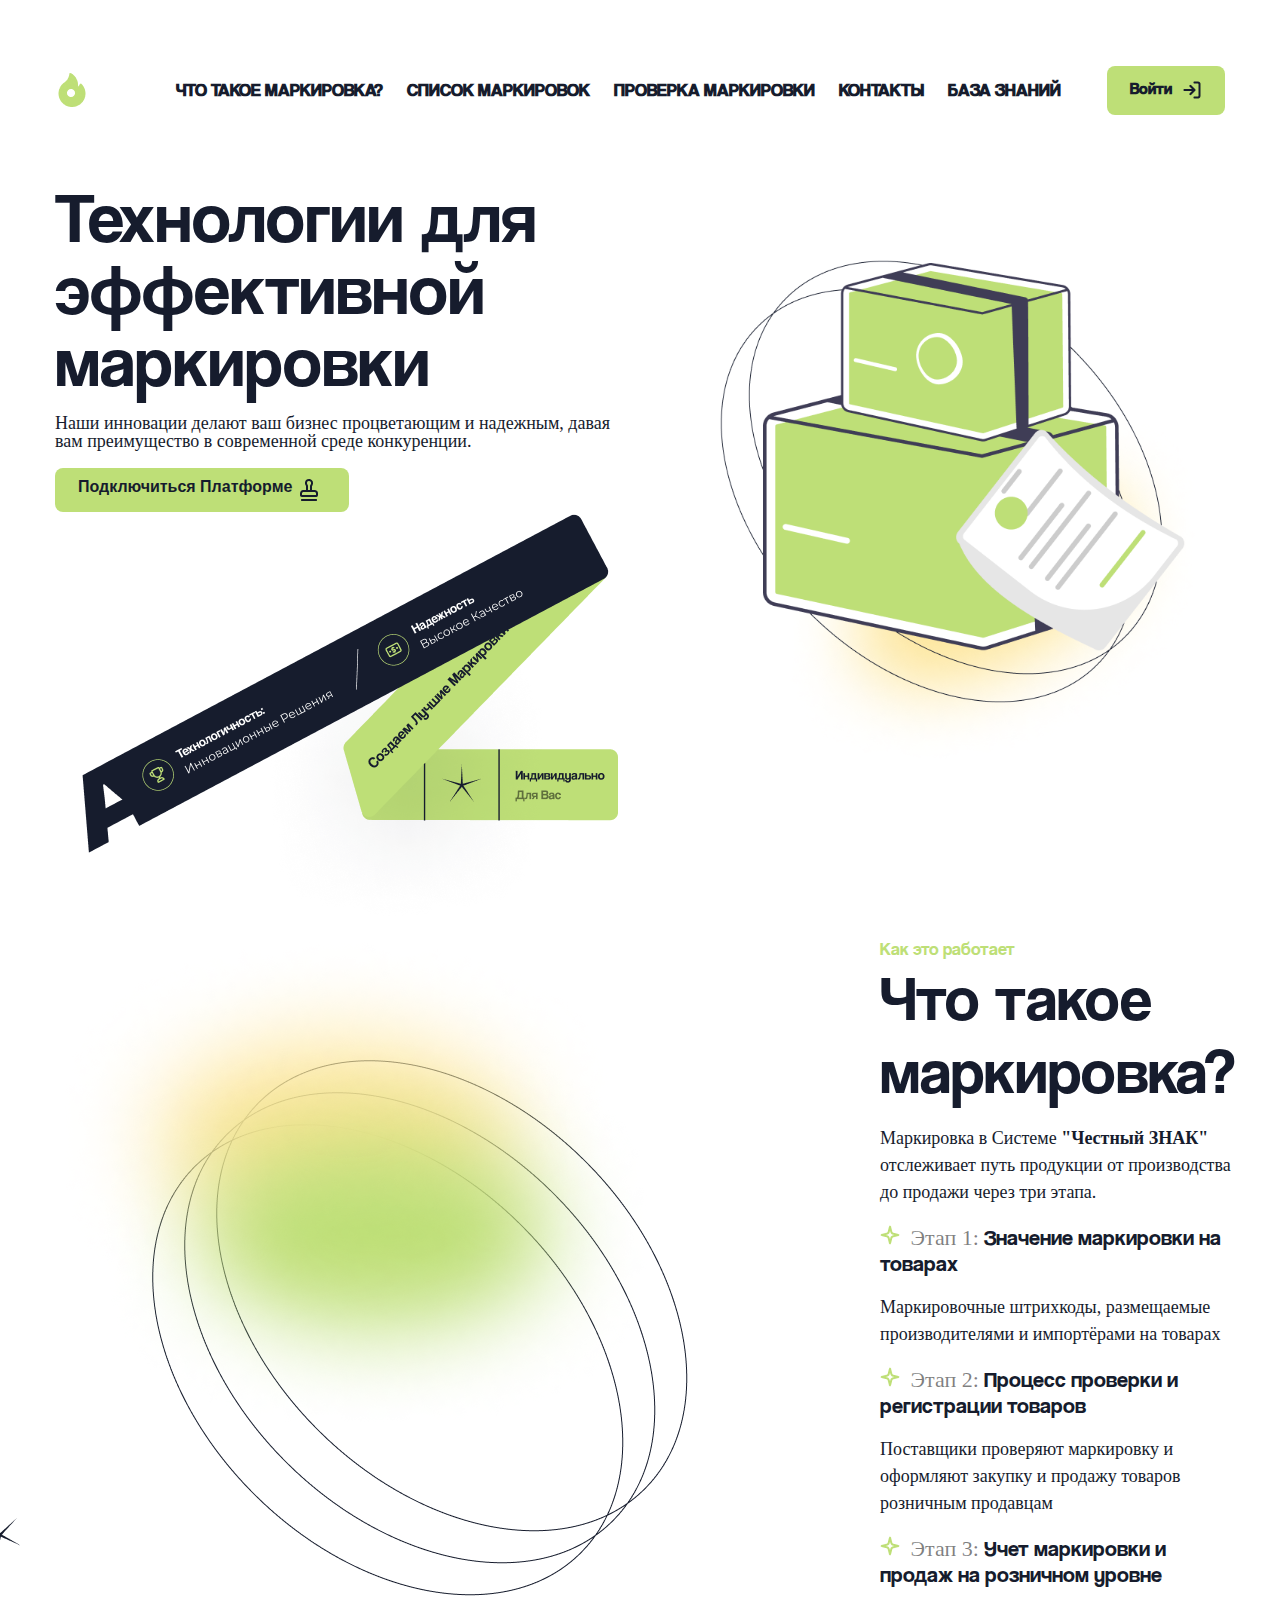
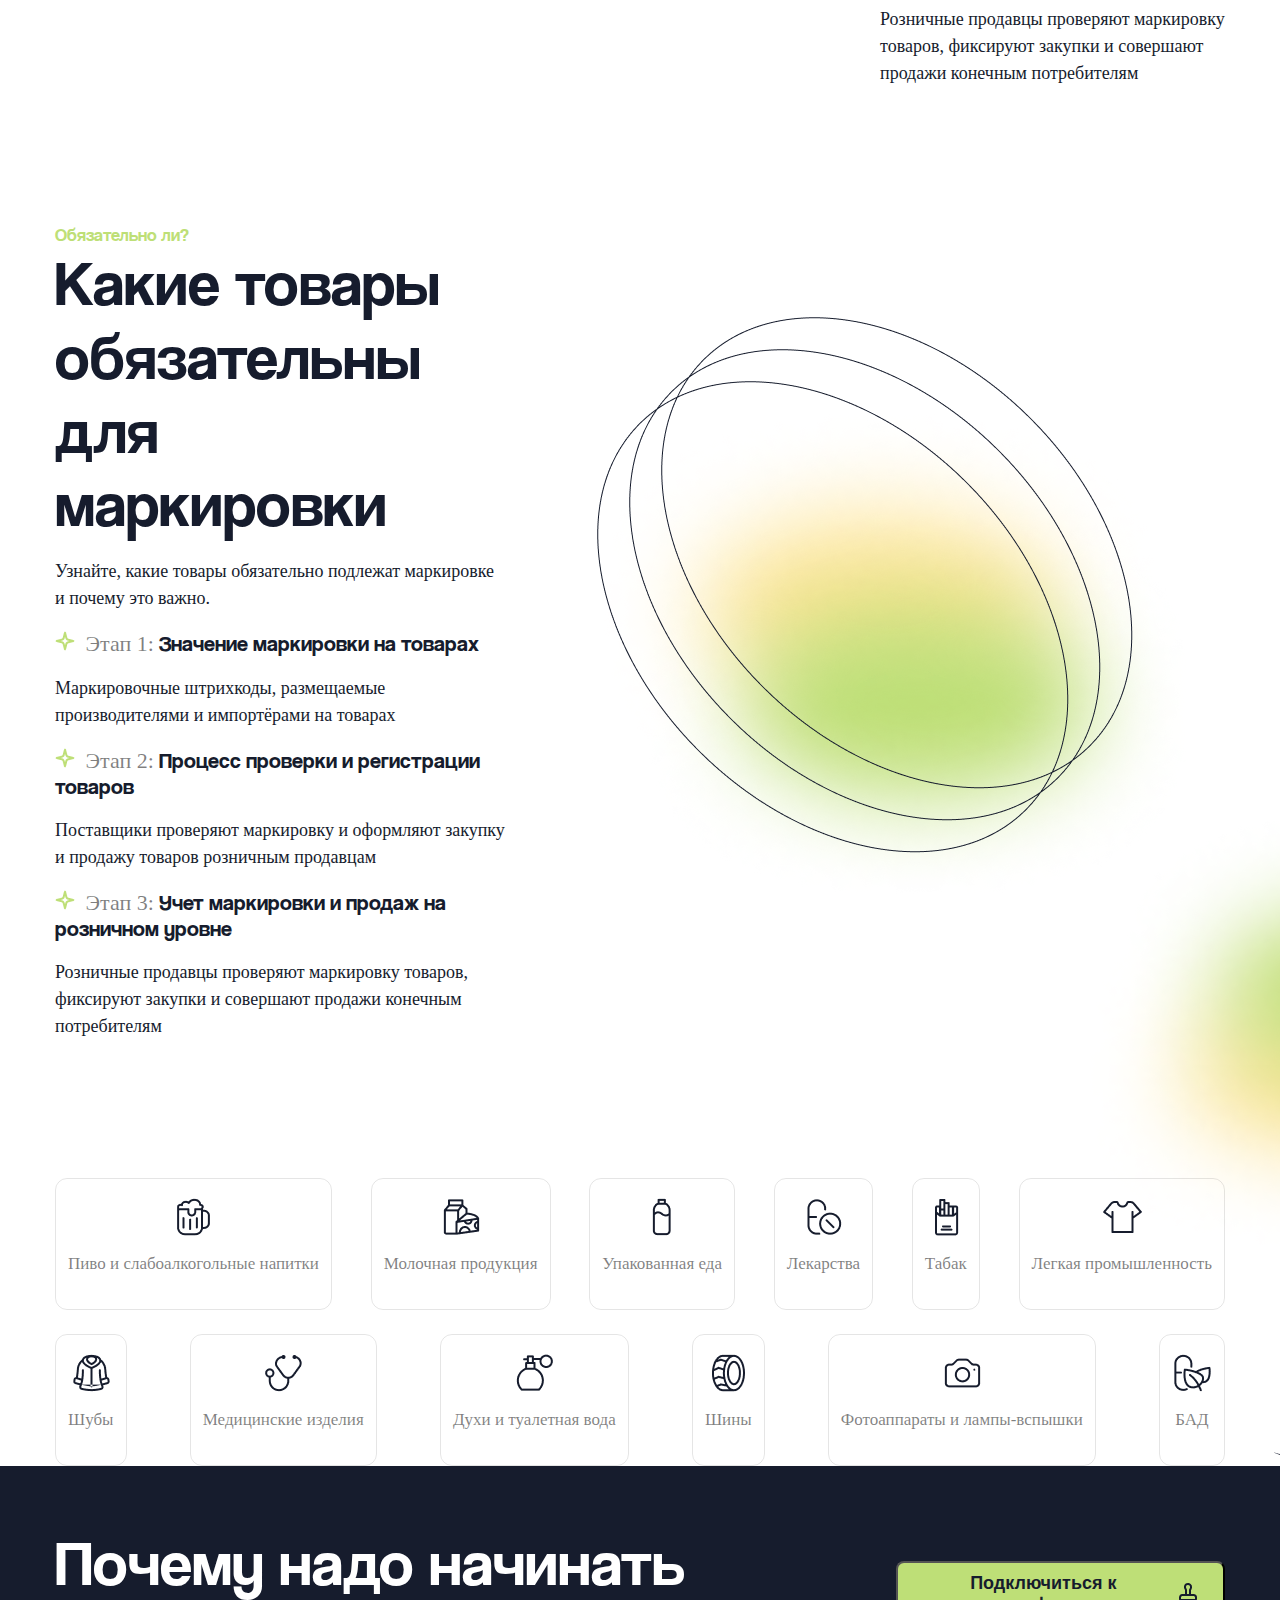
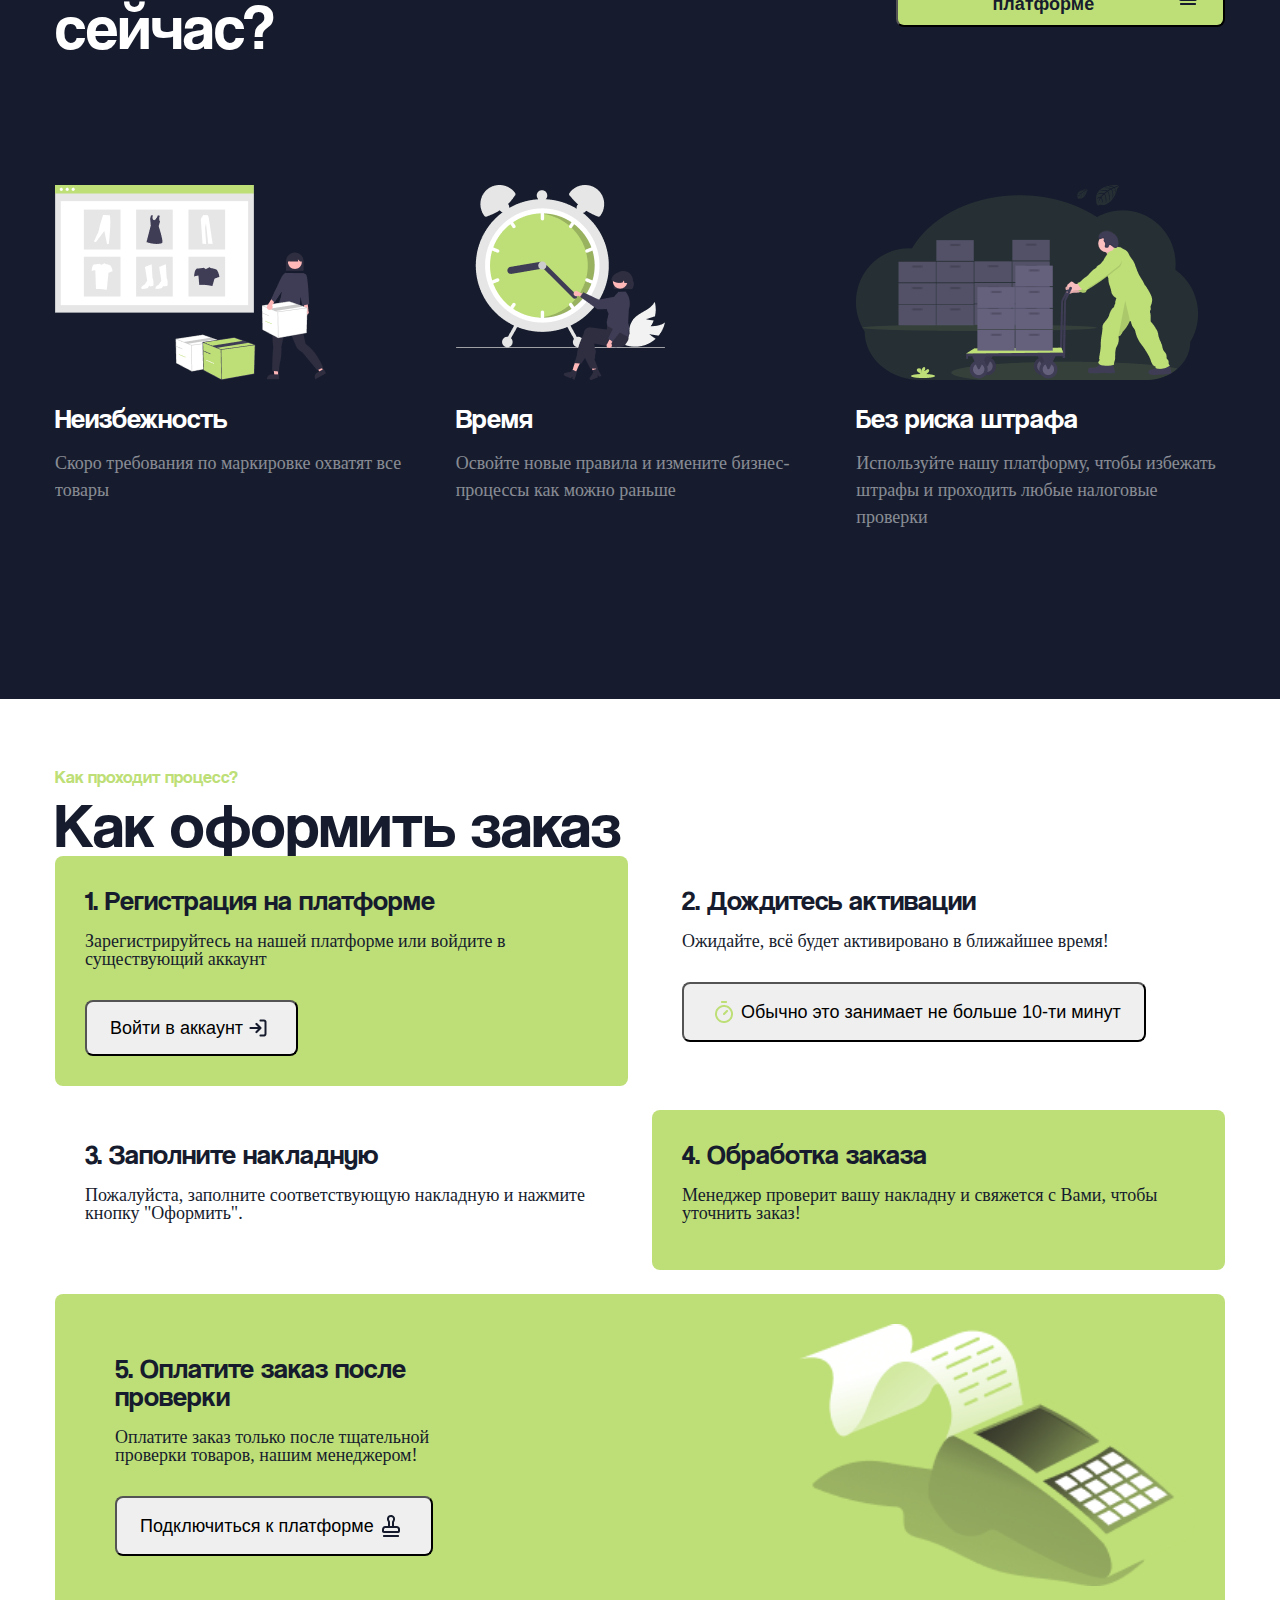
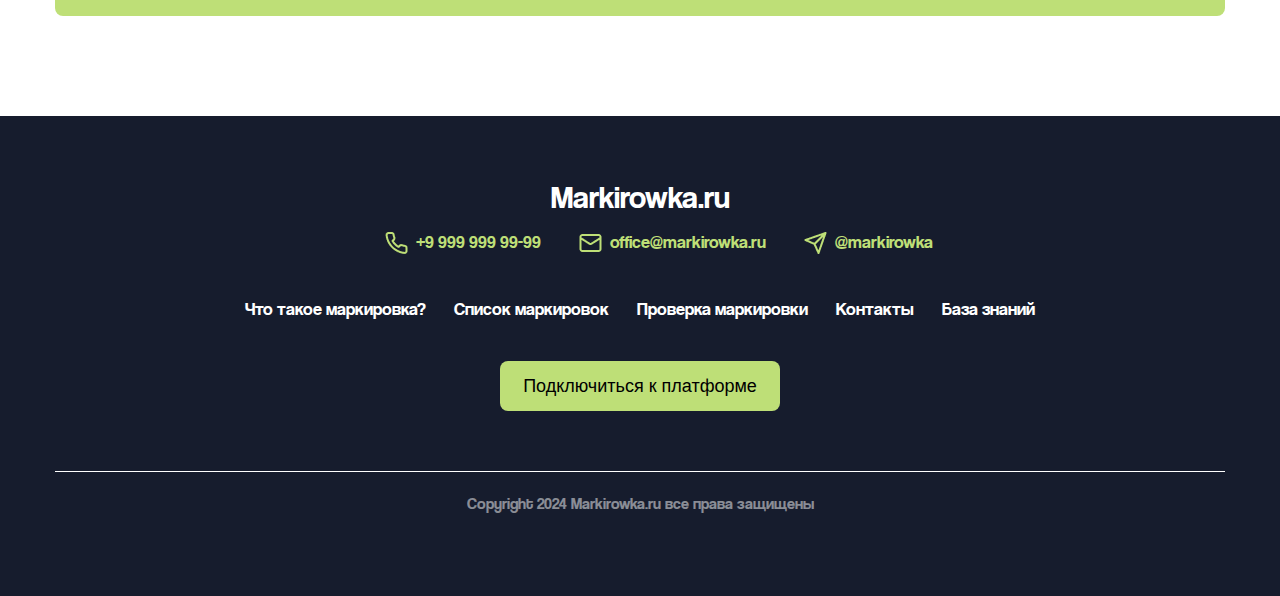
<file: index.html>
<!DOCTYPE html>
<html lang="en">

<head>
	<meta charset="UTF-8" />

	<meta name="viewport" content="width=device-width, initial-scale=1.0" />
	<link rel="stylesheet" href="assets/css/style.css" />
	<link rel="preconnect" href="https://fonts.googleapis.com" />
	<link rel="preconnect" href="https://fonts.gstatic.com" crossorigin />
	<link
		href="https://fonts.googleapis.com/css2?family=Ubuntu:ital,wght@0,300;0,400;0,500;0,700;1,300;1,400;1,500;1,700&display=swap"
		rel="stylesheet" />
	<link href="assets/Fonts/coolvetica rg.ttf" rel="stylesheet" />
	<script
  	src="https://code.jquery.com/jquery-3.7.1.min.js"
  	integrity="sha256-/JqT3SQfawRcv/BIHPThkBvs0OEvtFFmqPF/lYI/Cxo="
  	crossorigin="anonymous">
	</script>
	<script src="script.js"></script>
	<title>Project</title>
</head>

<body>
	<header class="header">
		<div class="container">
			<div class="header__inner">
				<div class="logo">
					<img class="header__logo" src="assets/Logo/Group.jpg" alt="" />
				</div>
				<div class="header__burger">
					<span></span>
				</div>
				<div class="header__menu">
					<ul class="header__list">
						<li>
							<a class="nav__link" href="#">Что такое маркировка?</a>
						</li>
						<li>
							<a class="nav__link" href="#">Список маркировок</a>
						</li>
						<li>
							<a class="nav__link" href="#">Проверка маркировки</a>
						</li>
						<li>
							<a class="nav__link" href="#">Контакты</a>
						</li>
							<li>
							<a class="nav__link" href="#">База знаний</a>
						</li>
					</ul>
				</div>
				<a class="btn" href="#">
					Войти
					<img class="icon" src="assets/icon/Service/service1.png" alt="#">
				</a>
			</div>
		</div>
	</header>

	<div class="intro">
		<div class="container">
			<div class="intro__inner">
				<div class="left">
					<h1 class="intro__title">Технологии для эффективной маркировки</h1>
					<p>
						Наши инновации делают ваш бизнес процветающим и надежным, давая
						вам преимущество в современной среде конкуренции.
					</p>
					<button class="btn" href="#">
						Подключиться платформе
						<img class="icon__btn" src="assets/icon/Service/stamp 1.png" alt="#">
					</button>
					<img class="images__lents" src="assets/Images/lent.png" alt="#" />
				</div>
				<div class="right">
					<img class="images__box" src="assets/Images/Box.png" alt="#" />
				</div>
			</div>
		</div>
	</div>

	<section class="about">
		<div class="container">
			<div class="about__wrapper">
				<div class="left">
					<div class="about__item">
						<img class="item" src="assets/Images/Group 35933.png" alt="" />
					</div>
				</div>
				<div class="right">
					<h3 class="section__suptitle">Как это работает</h3>
					<h2 class="section__title">Что такое маркировка?</h2>
					<div class="section__text">
						<p>
							Маркировка в Системе <span>"Честный ЗНАК" </span>отслеживает
							путь продукции от производства до продажи через три этапа.
						</p>
					</div>
					<div class="section__stage">
						<h4>
							<span class="stage__s">
								<img class="icon__stage__s" src="assets/icon/Service/star.png" alt="#">
								Этап 1:
							</span> Значение маркировки на
							товарах
						</h4>
						<p class="stage">
							Маркировочные штрихкоды, размещаемые производителями и
							импортёрами на товарах
						</p>
						<h4>
							<span class="stage__s">
								<img class="icon__stage__s" src="assets/icon/Service/star.png" alt="#">
								Этап 2:
							</span> Процесс проверки и
							регистрации товаров
						</h4>
						<p class="stage">
							Поставщики проверяют маркировку и оформляют закупку и продажу
							товаров розничным продавцам
						</p>
						<h4>
							<span class="stage__s">
								<img class="icon__stage__s" src="assets/icon/Service/star.png" alt="#">
								Этап 3:
							</span>Учет маркировки и продаж на
							розничном уровне
						</h4>
						<p class="stage">
							Розничные продавцы проверяют маркировку товаров, фиксируют
							закупки и совершают продажи конечным потребителям
						</p>
					</div>
				</div>
			</div>
		</div>
	</section>

	<section class="products">
		<div class="container">
			<div class="products__wrapper">
				<div class="left">
					<h3 class="section__suptitle">Обязательно ли?</h3>
					<h2 class="section__title">
						Какие товары обязательны для маркировки
					</h2>
					<div class="section__text">
						<p>
							Узнайте, какие товары обязательно подлежат маркировке и почему это
							важно.
						</p>
					</div>
					<div class="section__stage">
						<h4>
							<span class="stage__s">
								<img class="icon__stage__s" src="assets/icon/Service/star.png" alt="#">
								Этап 1:
							</span> Значение маркировки на
							товарах
						</h4>
						<p class="stage">
							Маркировочные штрихкоды, размещаемые производителями и импортёрами
							на товарах
						</p>
						<h4>
							<span class="stage__s">
								<img class="icon__stage__s" src="assets/icon/Service/star.png" alt="#">
								Этап 2:
							</span> Процесс проверки и
							регистрации товаров
						</h4>
						<p class="stage">
							Поставщики проверяют маркировку и оформляют закупку и продажу
							товаров розничным продавцам
						</p>
						<h4>
							<span class="stage__s">
								<img class="icon__stage__s" src="assets/icon/Service/star.png" alt="#">
								Этап 3:
							</span>Учет маркировки и продаж на
							розничном уровне
						</h4>
						<p class="stage">
							Розничные продавцы проверяют маркировку товаров, фиксируют закупки
							и совершают продажи конечным потребителям
						</p>
					</div>
				</div>
				<div class="right">
					<div class="about__items ">
						<img class="item" src="assets/Images/Group.png" alt="" />
					</div>
				</div>
			</div>
		</div>
	</section>

	<section class="icons">
		<div class="container">
			<div class="top__icons">
				<div class="icons__img">
					<img src="assets/icon/Icons/beer.png" alt="#">
					<p>Пиво и слабоалкогольные напитки</p>
				</div>
				<div class="icons__img">
					<img src="assets/icon/Icons/milk.png" alt="#">
					<p> Молочная продукция</p>
				</div>
				<div class="icons__img">
					<img src="assets/icon/Icons/water.png" alt="#">
					<p>Упакованная еда</p>
				</div>
				<div class="icons__img">
					<img src="assets/icon/Icons/medicine.png" alt="#">
					<p>Лекарства</p>
				</div>
				<div class="icons__img">
					<img src="assets/icon/Icons/tobacco.png" alt="#">
					<p>Табак</p>
				</div>
				<div class="icons__img">
					<img src="assets/icon/Icons/clothes.png" alt="#">
					<p>Легкая промышленность</p>
				</div>
			</div>

			<div class="bottom__icons">
				<div class="icons__img">
					<img src="assets/icon/Icons/fur.png" alt="#">
					<p>Шубы</p>
				</div>
				<div class="icons__img">
					<img src="assets/icon/Icons/izd_med.png" alt="#">
					<p>Медицинские изделия</p>
				</div>
				<div class="icons__img">
					<img src="assets/icon/Icons/perfume.png" alt="#">
					<p>Духи и туалетная вода</p>
				</div>
				<div class="icons__img">
					<img src="assets/icon/Icons/tires.png" alt="#">
					<p>Шины</p>
				</div>
				<div class="icons__img">
					<img src="assets/icon/Icons/cameras.png" alt="#">
					<p>Фотоаппараты и лампы-вспышки</p>
				</div>
				<div class="icons__img">
					<img src="assets/icon/Icons/bad.png" alt="#">
					<p>БАД</p>
				</div>
			</div>
		</div>
	</section>

	<section class="product">
		<div class="container">
			<div class="product__wrapper">
				<h5 class="product__input">
					Почему надо начинать сейчас?
				</h5>
				<button class="btn__icon">
					Подключиться к платформе
					<img class="icon" src="assets/icon/Service/stamp 1.png" alt="#">
				</button>
			</div>
			<div class="product__bottom">
				<div class="up">
					<img class="img__up" src="assets/Images/shopping_re_owap 1.png" alt="#">
					Неизбежность
					<p>Скоро требования по маркировке охватят все товары</p>
				</div>

				<div class="up">
					<img class="img__up" src="assets/Images/management_re_tk5w 2.png" alt="#">
					Время
					<p>Освойте новые правила и измените бизнес-процессы как можно раньше</p>
				</div>

				<div class="up">
					<img class="img__uper" src="assets/Images/logistics_x-4-dc 1.png" alt="#">
					Без риска штрафа
					<p>Используйте нашу платформу, чтобы избежать штрафы и проходить любые налоговые проверки</p>
				</div>

			</div>
		</div>
	</section>

	<section class="order">
		<div class="container">
			<div class="order__wrapper">
				<h3 class="order__suptitle">Как проходит процесс?</h3>
				<h2 class="order__title">Как оформить заказ</h2>

				<div class="order__content">
					<div class="order__item">
						<h6 class="text__order">1. Регистрация на платформе</h6>
						<p>
							Зарегистрируйтесь на нашей платформе или войдите в существующий
							аккаунт
						</p>
						<div class="btn__order">
							<button class="btn__place" type="Войти в аккаунт">
								Войти в аккаунт
								<img class="icon__place" src="assets/icon/Service/service1.png" alt="#">
							</button>
						</div>
					</div>

					<div class="order__item order__item--transparent">
						<h6 class="text__order">2. Дождитесь активации</h6>
						<p>Ожидайте, всё будет активировано в ближайшее время!</p>
						<div class="btn__order">
							<button class="btn__place" type="Обычно это занимает не больше 10-ти минут">
								<img class="icon__place" src="assets/icon/Service/timer 1.png" alt="#">
								Обычно это занимает не больше 10-ти минут
							</button>
						</div>
					</div>
				</div>
				<div class="order__content">
					<div class="order__item order__item--transparent">
						<h6 class="text__orders">3. Заполните накладную</h6>
						<p>
							Пожалуйста, заполните соответствующую накладную и нажмите кнопку
							"Оформить".
						</p>
					</div>

					<div class="order__item">
						<h6 class="text__orders">4. Обработка заказа</h6>
						<p>
							Менеджер проверит вашу накладну и свяжется c Вами, чтобы
							уточнить заказ!
						</p>
					</div>
				</div>
				<div class="container__order">
					<div class="order__item">
						<h6 class="text__order">5. Оплатите заказ после проверки</h6>
						<p>
							Оплатите заказ только после тщательной проверки товаров, нашим
							менеджером!
						</p>
						<div class="btn__order">
							<button class="btn__place" type="Подключиться к платформе">
								Подключиться к платформе
								<img class="icon__place" src="assets/icon/Service/stamp 1.png" alt="#">
							</button>
						</div>
					</div>
					<div class="right__payment">
						<img src="assets/Images/edc.png" alt="" />
					</div>
				</div>
			</div>
		</div>
	</section>

	<footer class="footer">
		<div class="container">
			<div class="footer__inner">
				<div class="footer__logo">Markirowka.ru</div>
				<div class="label">
					<div class="footer__label">
						<img class="icon__label" src="assets/icon/Service/phone 1.png" alt="#">
						+9 999 999 99-99
					</div>
					<div class="footer__label">
						<img class="icon__label" src="assets/icon/Service/mail 1.png" alt="#">
						office@markirowka.ru
					</div>
					<div class="footer__label">
						<img class="icon__label" src="assets/icon/Service/send 1.png" alt="#">
						@markirowka
					</div>
				</div>
				<div class="marking">
					<a class="footer__marking" href="#">Что такое маркировка?</a>
					<a class="footer__marking" href="#">Список маркировок</a>
					<a class="footer__marking" href="#">Проверка маркировки</a>
					<a class="footer__marking" href="#">Контакты</a>
					<a class="footer__marking" href="#">База знаний</a>
				</div>
				<div class="footer__button">
					<button class="footer__btn" type="Подключиться к платформе">
						Подключиться к платформе
					</button>
				</div>
				<div class="copyright">
					Copyright 2024 Markirowka.ru все права защищены
				</div>
			</div>
		</div>
	</footer>
</body>

</html>
</file>
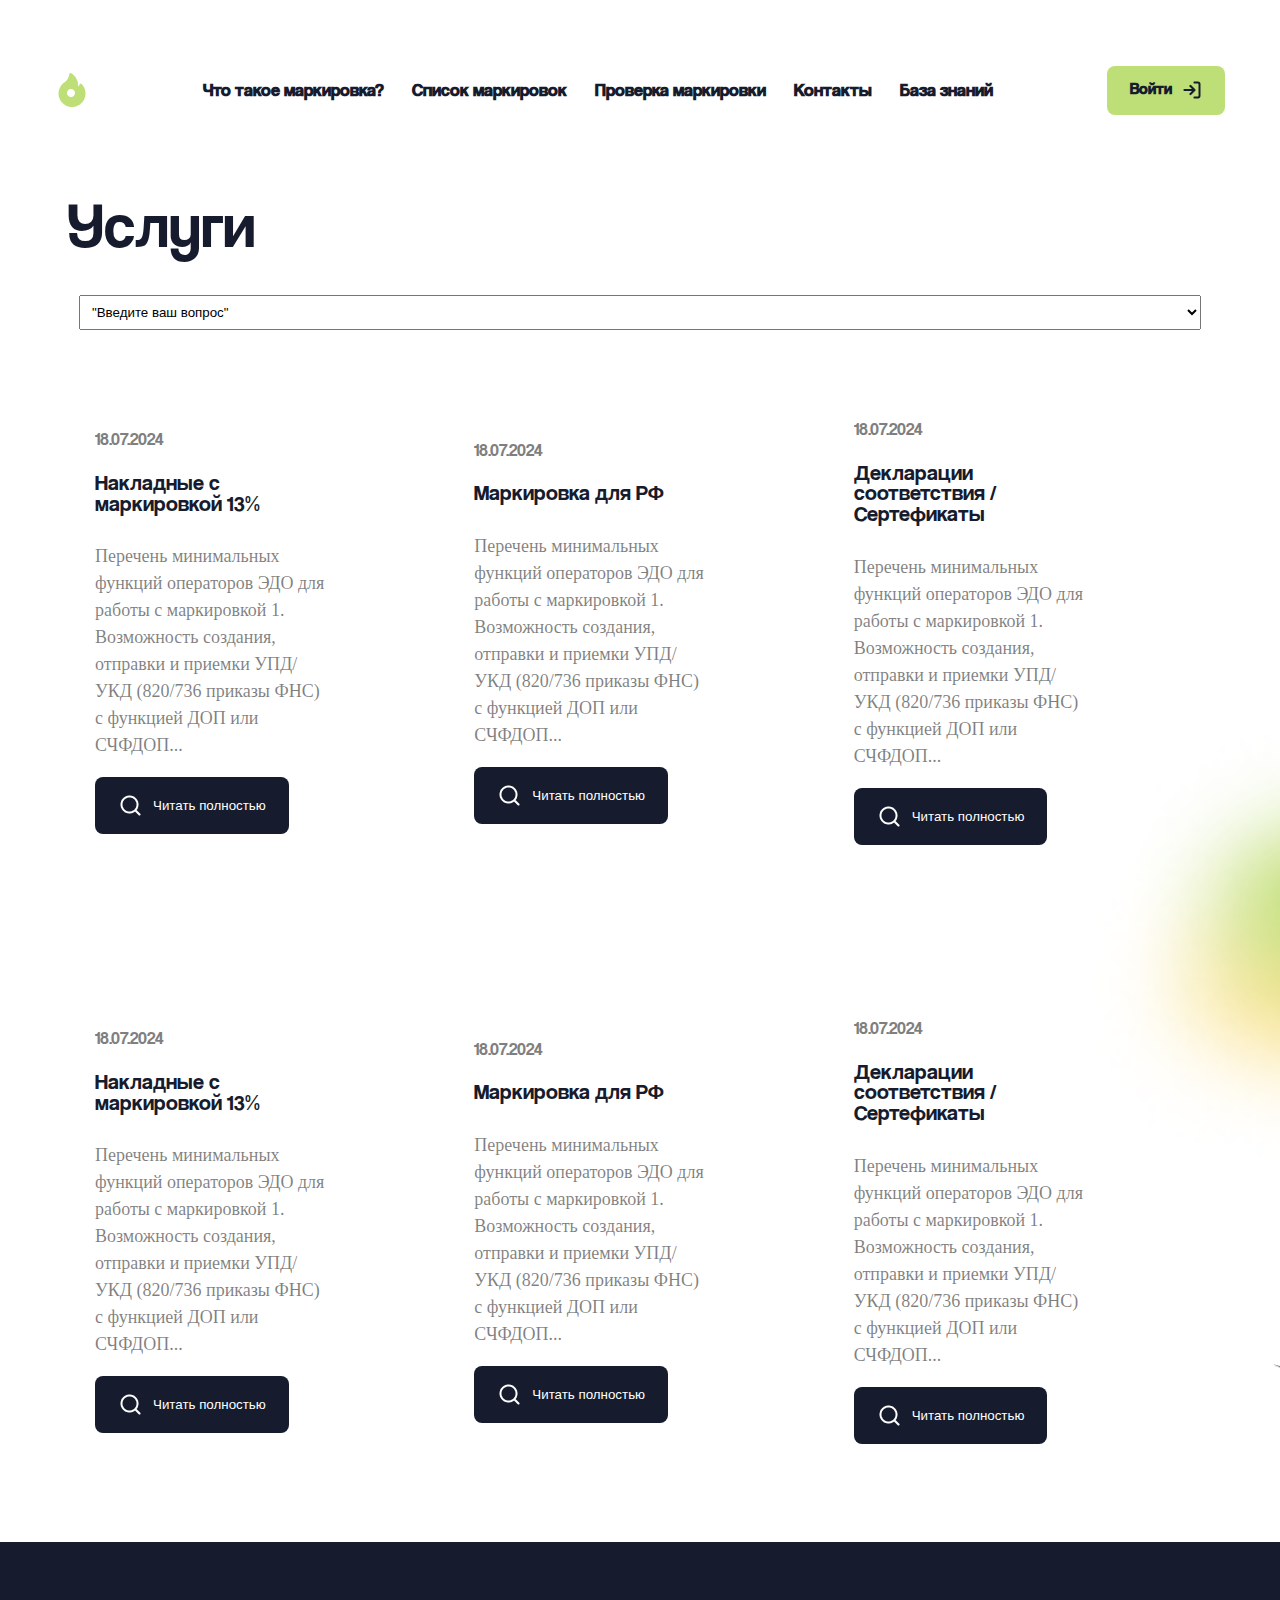
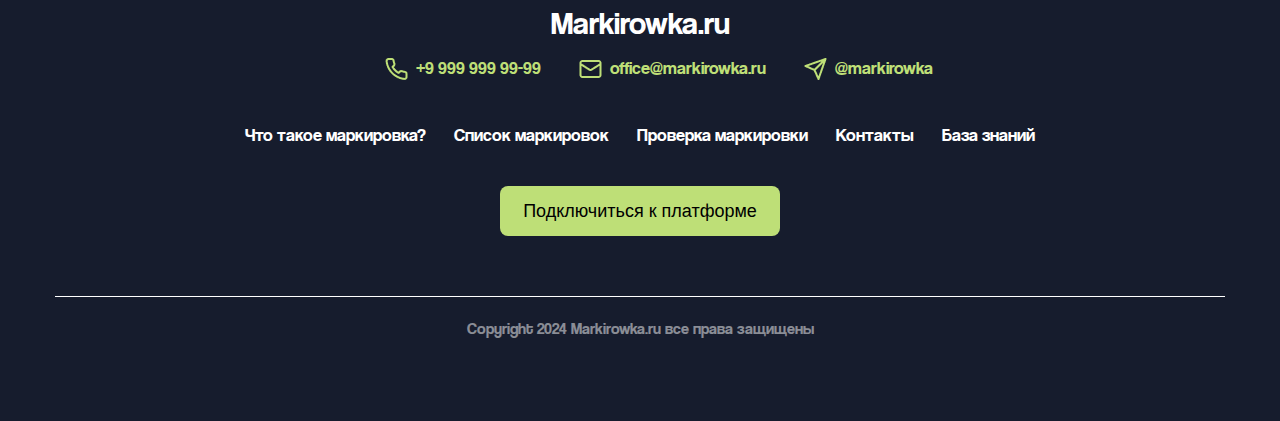
<file: about.html>
<!DOCTYPE html>
<html lang="en">

<head>
  <meta charset="UTF-8" />
  <meta name="viewport" content="width=device-width, initial-scale=1.0" />
  <link rel="stylesheet" href="assets/css/style.css" />
  <link rel="preconnect" href="https://fonts.googleapis.com" />
  <link rel="preconnect" href="https://fonts.gstatic.com" crossorigin />
  <link
    href="https://fonts.googleapis.com/css2?family=Ubuntu:ital,wght@0,300;0,400;0,500;0,700;1,300;1,400;1,500;1,700&display=swap"
    rel="stylesheet" />
  <title>Project</title>
</head>

<body>
  <header class="header">
    <div class="container">
      <div class="header__inner">
        <div class="logo">
          <img class="header__logo" src="assets/Logo/Group.jpg" alt="" />
        </div>
        <nav class="nav">
          <a class="nav__link" href="#">Что такое маркировка?</a>
          <a class="nav__link" href="#">Список маркировок</a>
          <a class="nav__link" href="#">Проверка маркировки</a>
          <a class="nav__link" href="#">Контакты</a>
          <a class="nav__link" href="#">База знаний</a>
        </nav>
        <a class="btn" href="#">
          Войти
          <img class="icon" src="assets/icon/Service/service1.png" alt="#">
        </a>
      </div>
    </div>
  </header>

  <!-- CONTENT -->
  <section class="content">
    <div class="container">
      <div class="title">Услуги</div>
      <div class="dropup">
        <select class="dropdup" style="width: 100%; padding: 8px 8px;">
          <option value="4201">
            "Введите ваш вопрос"
          </option>
          <option value="4202">
            "Введите ваш вопрос"
          </option>
          <option value="4203">
            "Введите ваш вопрос"
          </option>
          <option value="4204">
            "Введите ваш вопрос"
          </option>
        </select>
      </div>

      <div class="markets">
        <div class="data">18.07.2024
          <div class="text__markets">
            Накладные с маркировкой 13%
          </div>
          <p>Перечень минимальных функций операторов ЭДО для работы с маркировкой 1. Возможность создания, отправки
            и приемки УПД/УКД (820/736 приказы ФНС) с функцией ДОП или СЧФДОП...</p>
          <button class="btn__markets" type="Читать полностью">
            <img class="icon__markets" src="assets/icon/Service/search 1.png" alt="#">
            Читать полностью
          </button>
        </div>

        <div class="data">18.07.2024
          <div class="text__markets">
            Маркировка для РФ
          </div>
          <p>Перечень минимальных функций операторов ЭДО для работы с маркировкой 1. Возможность создания, отправки
            и приемки УПД/УКД (820/736 приказы ФНС) с функцией ДОП или СЧФДОП...</p>
          <button class="btn__markets" type="Читать полностью">
            <img class="icon__markets" src="assets/icon/Service/search 1.png">
            Читать полностью
          </button>
        </div>

        <div class="data">18.07.2024
          <div class="text__markets">
            Декларации соответствия / Сертефикаты
          </div>
          <p>Перечень минимальных функций операторов ЭДО для работы с маркировкой 1. Возможность создания,
            отправки
            и приемки УПД/УКД (820/736 приказы ФНС) с функцией ДОП или СЧФДОП...</p>
          <button class="btn__markets" type="Читать полностью">
            <img class="icon__markets" src="assets/icon/Service/search 1.png">
            Читать полностью
          </button>
        </div>
      </div>

      <div class="markets">
        <div class="data">18.07.2024
          <div class="text__markets">
            Накладные с маркировкой 13%
          </div>
          <p>Перечень минимальных функций операторов ЭДО для работы с маркировкой 1. Возможность создания, отправки
            и приемки УПД/УКД (820/736 приказы ФНС) с функцией ДОП или СЧФДОП...</p>
          <button class="btn__markets" type="Читать полностью">
            <img class="icon__markets" src="assets/icon/Service/search 1.png">
            Читать полностью
          </button>
        </div>

        <div class="data">18.07.2024
          <div class="text__markets">
            Маркировка для РФ
          </div>
          <p>Перечень минимальных функций операторов ЭДО для работы с маркировкой 1. Возможность создания, отправки
            и приемки УПД/УКД (820/736 приказы ФНС) с функцией ДОП или СЧФДОП...</p>
          <button class="btn__markets" type="Читать полностью">
            <img class="icon__markets" src="assets/icon/Service/search 1.png">
            Читать полностью
          </button>
        </div>

        <div class="data">18.07.2024
          <div class="text__markets">
            Декларации соответствия / Сертефикаты
          </div>
          <p>Перечень минимальных функций операторов ЭДО для работы с маркировкой 1. Возможность создания,
            отправки
            и приемки УПД/УКД (820/736 приказы ФНС) с функцией ДОП или СЧФДОП...</p>
          <button class="btn__markets" type="Читать полностью">
            <img class="icon__markets" src="assets/icon/Service/search 1.png">
            Читать полностью
          </button>
        </div>
      </div>
    </div>
  </section>


  <footer class="footer">
    <div class="container">
      <div class="footer__inner">
        <div class="footer__logo">Markirowka.ru</div>
        <div class="label">
          <div class="footer__label">
            <img class="icon__label" src="assets/icon/Service/phone 1.png" alt="#">
            +9 999 999 99-99
          </div>
          <div class="footer__label">
            <img class="icon__label" src="assets/icon/Service/mail 1.png" alt="#">
            office@markirowka.ru
          </div>
          <div class="footer__label">
            <img class="icon__label" src="assets/icon/Service/send 1.png" alt="#">
            @markirowka
          </div>
        </div>
        <div class="marking">
          <div class="footer__marking">Что такое маркировка?</div>
          <div class="footer__marking">Список маркировок</div>
          <div class="footer__marking">Проверка маркировки</div>
          <div class="footer__marking">Контакты</div>
          <div class="footer__marking">База знаний</div>
        </div>
        <div class="footer__button">
          <button class="footer__btn" type="Подключиться к платформе">
            Подключиться к платформе
          </button>
        </div>

        <div class="copyright">
          Copyright 2024 Markirowka.ru все права защищены
        </div>
      </div>
    </div>
  </footer>
</body>

</html>
</file>
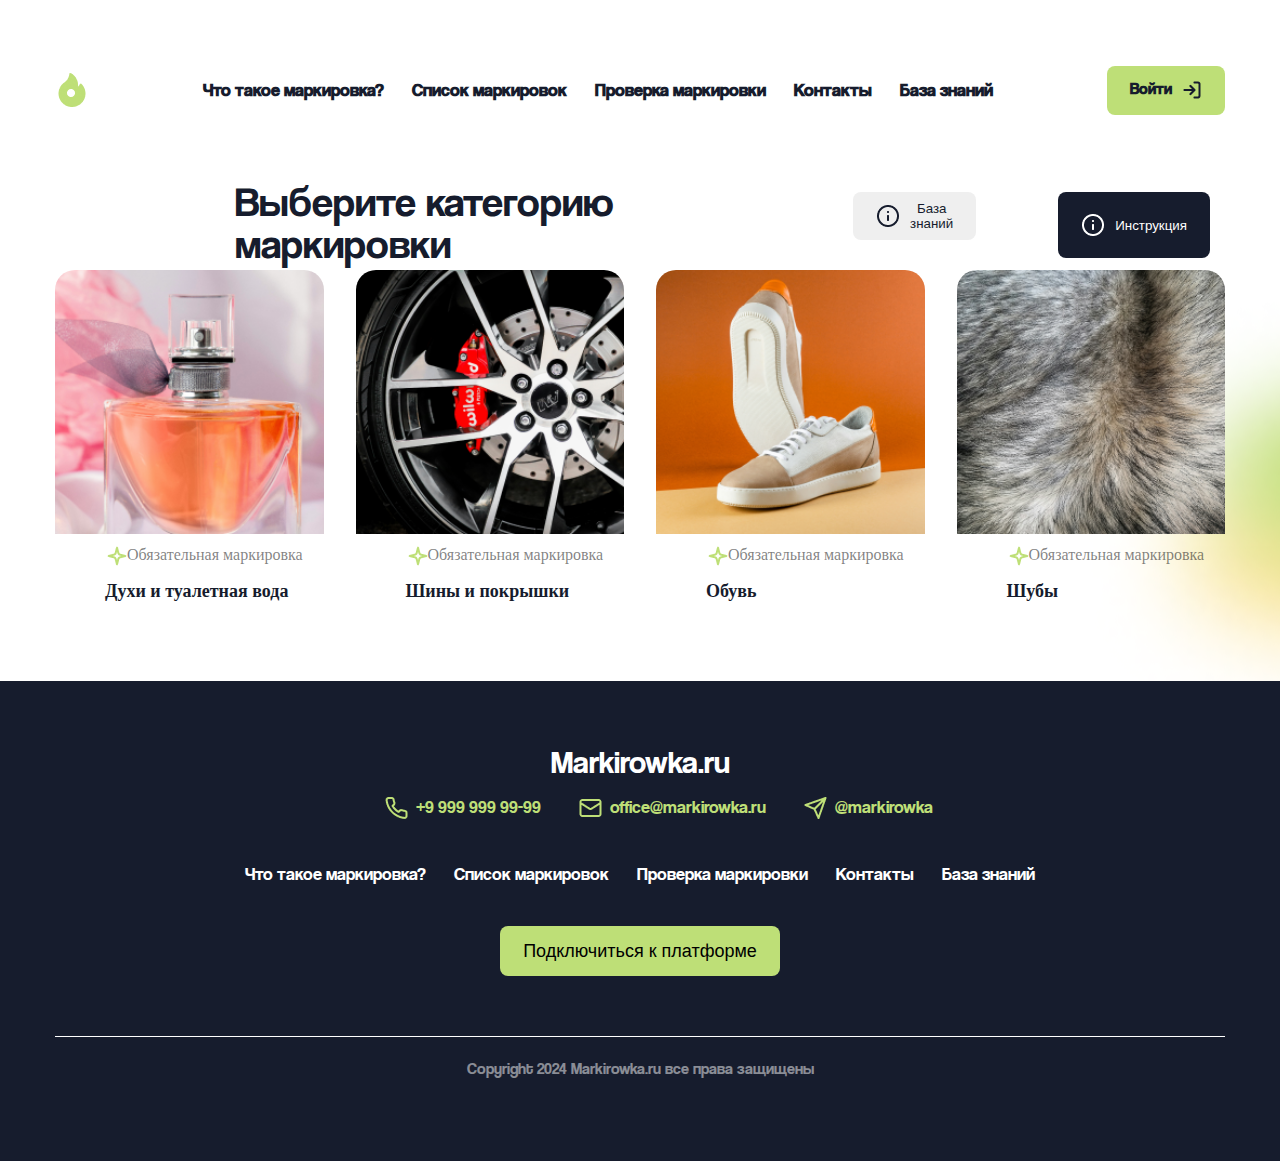
<file: footer.html>
<!DOCTYPE html>
<html lang="en">

<head>
	<meta charset="UTF-8" />
	<meta name="viewport" content="width=device-width, initial-scale=1.0" />
	<link rel="stylesheet" href="assets/css/style.css" />
	<link rel="preconnect" href="https://fonts.googleapis.com" />
	<link rel="preconnect" href="https://fonts.gstatic.com" crossorigin />
	<link
		href="https://fonts.googleapis.com/css2?family=Ubuntu:ital,wght@0,300;0,400;0,500;0,700;1,300;1,400;1,500;1,700&display=swap"
		rel="stylesheet" />
	<title>Project</title>
</head>

<body>
	<header class="header">
		<div class="container">
			<div class="header__inner">
				<div class="logo">
					<img class="header__logo" src="assets/Logo/Group.jpg" alt="" />
				</div>
				<nav class="nav">
					<a class="nav__link" href="#">Что такое маркировка?</a>
					<a class="nav__link" href="#">Список маркировок</a>
					<a class="nav__link" href="#">Проверка маркировки</a>
					<a class="nav__link" href="#">Контакты</a>
					<a class="nav__link" href="#">База знаний</a>
				</nav>
				<a class="btn" href="#">
					Войти
					<img class="icon" src="assets/icon/Service/service1.png" alt="#">
				</a>
			</div>
		</div>
	</header>

	<!-- CONTENT -->
	<div class="instruction">
		<div class="instruction__info">
			<div class="instruction__text">Выберите категорию маркировки</div>
			<button class="btn__base" type="База знаний">
				<img class="icon__base" src="assets/icon/Service/info 1.png" alt="#">
				База знаний
			</button>
			<button class="btn__instruction" type="Инструкция">
				<img class="icon__instruction" src="assets/icon/Service/info 2.png" alt="#">
				Инструкция
			</button>
		</div>
	</div>

	<section class="section__images">
		<div class="container">
			<div class="bottom-row">
				<div class="images">
					<img src="assets/Images/Rectangle 18.png" alt="Image 4" class="image" />
					<div class="text">
						<p>
							<img class="icon__text" src="assets/icon/Service/star.png" alt="#">
							Обязательная маркировка
						</p>
						<p>Духи и туалетная вода</p>
					</div>
				</div>
				<div class="images">
					<img src="assets/Images/Rectangle 19.png" alt="Image 5" class="image" />
					<div class="text">
						<p>
							<img class="icon__text" src="assets/icon/Service/star.png" alt="#">
							Обязательная маркировка
						</p>
						<p>Шины и покрышки</p>
					</div>
				</div>
				<div class="images">
					<img src="assets/Images/Rectangle 20.png" alt="Image 6" class="image" />
					<div class="text">
						<p>
							<img class="icon__text" src="assets/icon/Service/star.png" alt="#">
							Обязательная маркировка
						</p>
						<p>Обувь</p>
					</div>
				</div>
				<div class="images">
					<img src="assets/Images/Rectangle 21.png" alt="Image 7" class="image" />
					<div class="text">
						<p>
							<img class="icon__text" src="assets/icon/Service/star.png" alt="#">
							Обязательная маркировка
						</p>
						<p>Шубы</p>
					</div>
				</div>
			</div>
		</div>
		</div>

	</section>


	<footer class="footer">
		<div class="container">
			<div class="footer__inner">
				<div class="footer__logo">Markirowka.ru</div>
				<div class="label">
					<div class="footer__label">
						<img class="icon__label" src="assets/icon/Service/phone 1.png" alt="#">
						+9 999 999 99-99
					</div>
					<div class="footer__label">
						<img class="icon__label" src="assets/icon/Service/mail 1.png" alt="#">
						office@markirowka.ru
					</div>
					<div class="footer__label">
						<img class="icon__label" src="assets/icon/Service/send 1.png" alt="#">
						@markirowka
					</div>
				</div>
				<div class="marking">
					<div class="footer__marking">Что такое маркировка?</div>
					<div class="footer__marking">Список маркировок</div>
					<div class="footer__marking">Проверка маркировки</div>
					<div class="footer__marking">Контакты</div>
					<div class="footer__marking">База знаний</div>
				</div>
				<div class="footer__button">
					<button class="footer__btn" type="Подключиться к платформе">
						Подключиться к платформе
					</button>
				</div>

				<div class="copyright">
					Copyright 2024 Markirowka.ru все права защищены
				</div>
			</div>
		</div>
	</footer>
</body>

</html>
</file>
<file: assets/css/style.css>
@font-face {
	font-family: 'Coolvetica';
	src: url('../Fonts/coolvetica\ rg.ttf') format('truetype');
	font-style: normal;
	font-weight: normal;
}

body {
	margin: 0;
	font-family: 'Coolvetica';
	width: 100%;
	line-height: 1.6;
	color: #161c2d;
	background-image: url('../background/App\ Landing\ Page.png');
	background-size: unset;
	background-repeat: no-repeat;
	background-position: center;
}

*,
*::after,
*::before {
	box-sizing: border-box;
}

h1,
h2,
h3,
h4,
h5,
h6 {
	margin: 0;
}

.container {
	width: 100%;
	max-width: 1200px;
	padding: 0 15px;
	margin: 0 auto;
}

.intro {
	width: 100%;
	display: flex;
	flex-direction: column;
	justify-content: flex-start;
}

.intro__inner {
	width: 100%;
	max-width: 100%;
	margin: 0;
	display: flex;
	flex-direction: row;
}

.left {
	margin: 0 auto;
	flex: 1 1 50%;
	display: flex;
	flex-direction: column;
	align-items: flex-start;
	width: 70%; 
}

.right {
	flex: 1 1 50%;
}

.intro__title {
	font-size: 72px;
	font-weight: 400;
	line-height: 72px;
	text-align: left;
}

.header {
	width: 100%;
	padding: 50px 0px;
	z-index: 1000;
	justify-content: space-between;
}

.header__list{
	display: flex;
}

.header__burger{
	display: none;
}

.header__list li{
	list-style: none;
}

.header__inner {
	display: flex;
	justify-content: space-between;
	align-items: center;
	position: relative;
	z-index: 2;
	height: 80px;
}

.logo {
	display: flex;
}

.header__logo {
	font-weight: 700;
	align-items: center;
	/* padding-right: 81px; */
}

.header__menu {
	text-transform: uppercase;
	padding-left: 0px 81px 0px 81px;
}

.nav__link {
	vertical-align: top;
	padding: 0px 12px 0px 12px;
	color: #161c2d;
	font-size: 18px;
	text-decoration: none;
	line-height: 26px;
	font-weight: 700;

	transition: color 0.2s linear;
}

.nav__link:hover {
	color: #bedf77;
}

.btn {
	display: flex;
	justify-content: center;
	vertical-align: top;
	border-radius: 8px;
	padding: 10px 23px 10px 23px;
	text-transform: capitalize;
	font-size: 16px;
	font-weight: 700;
	text-decoration: none;
	border: 0;
	background-color: #bedf77;
	color: #161c2d;
}

.btn__text {
	display: flex;
}

.btn__platform {
	padding: 16px 32px 16px 23px;
	font-weight: 700;
	border-radius: 8px;
	background-color: #bedf77;
	text-decoration: none;
	color: #161c2d;
}

.images__box {
	max-width: 100%;
	position: relative;
}

p {
	font-weight: 500;
	font-size: 18px;
	font-family: 'Poppins';
	line-height: 100%;
	text-align: left;
}

.item {
	display: flex;
	flex-wrap: wrap-reverse;
	flex-direction: column;
	align-items: center;
}

.about__wrapper {
	display: flex;
}

.about__wrapper .right {
	padding-left: 100px;
}

.about__item {
	display: flex;
	align-items: flex-start;
}

.about__items {
	display: flex;
	align-items: flex-start;
}

/**ICONS**/
.top__icons {
	width: 100%;
	display: flex;
	justify-content: space-between;
	column-gap: 24px;
	grid-row-gap: 24px;
	margin-bottom: 24px;
}

.icons__img {
	display: flex;
	flex-direction: column;
	align-items: center;
	justify-content: space-between;
	border: 1px solid rgba(0,0,0, .1);
	border-radius: 12px;
	padding: 18px 12px;
}

.icons__img p {
	font-size: 17px;
	font-weight: 400;
	line-height: 20px;
	text-align: center;
	color: #00000080;
}

.bottom__icons {
	width: 100%;
	display: flex;
	justify-content: space-between;
	grid-row-gap: 24px;
}

/* ??? */
.section__suptitle {
	font-size: 18px;
	font-weight: 400;
	line-height: 20.7px;
	color: #bedf77;
}

.section__title {
	line-height: 115%;
	font-size: 64px;
	font-weight: 400;
	text-align: left;
}

.section__text p {
	font-family: Poppins;
	font-size: 18px;
	font-weight: 500;
	line-height: 27px;
	text-align: left;
	padding-top: 0;
}

h4 {
	font-size: 22px;
	font-weight: 400;
	line-height: 25.3px;
	text-align: left;
}

span {
	font-family: Poppins;
	font-size: 18px;
	font-weight: 700;
	line-height: 27px;
	text-align: left;
}

.stage__s {
	font-size: 22px;
	font-weight: 400;
	text-align: left;
	color: #00000080;
}

.stage {
	width: auto;
	font-family: Poppins;
	font-size: 18px;
	font-weight: 500;
	line-height: 27px;
	text-align: left;
}

/* ????????? */
.section__images {
	display: flex;
	justify-content: space-between;
	align-items: center;
	padding-bottom: 64px;
}

.image-gallery {
	display: flex;
	flex-wrap: wrap;
	justify-content: center;
}

.image {
	flex: 1;
	margin-top: 10px;
}

.top-row {
	width: 100%;
	display: flex;
	justify-content: space-between;
	column-gap: 32px;
}

.top-row .images {
	flex: 1 1 33%;
}

.top-row .text {
	display: flex;
	flex-direction: column;
	align-items: flex-start;
}

.image {
	display: block;
	margin: 0 auto;
	border-radius: 20px 20px 0px 0px;
	width: 100%;
}

.bottom-row .text {
	display: flex;
	flex-direction: column;
	align-items: flex-start;
}

.text p:first-child {
	display: flex;
	flex-direction: row;
	margin: 12px 0px 0px 52px;
	font-size: 16px;
	font-weight: 400;
	line-height: 18.4px;
	color: #00000080;
}

.text p:last-child {
	font-size: 18px;
	font-weight: 700;
	line-height: 20.7px;
	text-align: center;
	margin: 15px 0px 15px 50px;
	color: #161c2d;
}

.bottom-row .images {
	flex: 1 1 33%;
}

.bottom-row {
	width: 100%;
	display: flex;
	justify-content: space-between;
	column-gap: 32px;
}

.bottom-row p {
	display: flex;
	flex-direction: column;
}

/*?????????????*/
.section__input {
	width: 100%;
	/* height: 508px; */
	padding: 32px 15px 24px;
	background-color: #161c2d;
}

.product {
	width: 100%;
	display: flex;
	flex-direction: column;
	justify-content: center;
	background-color: #161c2d;

	color: white;
	align-items: flex-start;
	margin-bottom: 64px;
	background-image: url(/assets/background/Frame.png);
	background-size: cover;
	background-repeat: no-repeat;
	background-position: center;
}

.product__wrapper {
	display: flex;
	justify-content: space-between;
	align-items: center;
	padding: 64px 0px 55px 0px;
}

.product__input {
	font-size: 64px;
	font-weight: 400;
	line-height: 64px;
}

.btn__icon {
	display: flex;
	justify-content: center;
	vertical-align: top;
	border-radius: 8px;
	padding: 10px 23px 10px 23px;
	font-size: 18px;
	font-weight: 700;
	text-decoration: none;
	align-items: center;
	background-color: #bedf77;
	color: #161c2d;
}

.product__bottom {
	display: flex;
	align-items: flex-start;
	justify-content: space-between;
	margin: 60px 0px;
	column-gap: 32px;
}

.up {
	display: flex;
	flex-direction: column;
	align-items: flex-start;
	justify-content: center;
	font-size: 28px;
	font-weight: 400;
	line-height: 28px;
	text-align: left;
	flex: 1 1 33%;
}

.img__up {
	padding: 12px 0px 24px 0px;
}
.img__uper{
	padding: 12px 0px 24px 0px;
}

.product p {
	font-family: Poppins;
	font-size: 18px;
	font-weight: 500;
	line-height: 27px;
	text-align: left;
	padding-bottom: 90px;
	color: #ffffff80;
}

.dropdown {
	display: flex;
	padding: 10px;
	border-radius: 12px;
	background: #ffffff;
	align-items: start;
	justify-content: flex-start;
	margin: 10px 10px 10px 10px;
}

.dropdown:hover {
	border-color: #666;
}

.dropdown:focus {
	outline: none;
	border-color: #3366ff;
	box-shadow: 0 0 5px rgba(51, 102, 255, 0.5);
}

.dropdown select {
	width: 100%;
	height: 100%;
	font-size: 16px;
	line-height: 24px;
	border: none;
	background: transparent;
}

/*??????????????????????????????????????????????????*/
.section__order {
	width: 100%;
}

.order {
	width: 100%;
	padding-bottom: 100px;
}

.order__suptitle {
	font-size: 18px;
	font-weight: 400;
	text-align: left;
	color: #bedf77;
}

.order__title {
	width: 100%;
	font-size: 64px;
	font-weight: 500;
	line-height: 64px;
}

.order__content {
	display: flex;
	justify-content: space-between;
	column-gap: 24px;
	margin-bottom: 24px;
}

.order__item {
	flex: 1 1 50%;
	padding: 30px;
	background-color: #bedf77;
	border-radius: 8px;
}

.order__item--transparent {
	background-color: transparent;
}

.left__order {
	flex: 1;
	padding: 20px;
	display: flex;
	flex-direction: column;
	align-items: flex-start;
	border-radius: 8px;
	background-color: #bedf77;
}

.text__order {
	font-size: 28px;
	font-weight: 400;
	line-height: 28px;
	text-align: left;
	color: #161c2d;
}

.left__order p {
	width: 100%;
	font-size: 18px;
	font-weight: 400;
	line-height: 18px;
	text-align: left;
	color: #00000080;
}

.btn__order {
	font-size: 18px;
	font-weight: 400;
	line-height: 18px;
	text-align: left;
	cursor: pointer;
	border: 0;
	color: #161c2d;
}

.btn__place {
	display: flex;
	flex-direction: row;
	justify-content: center;
	align-items: center;
	font-size: 18px;
	font-weight: 400;
	line-height: 18px;
	text-align: left;
	padding: 16px 23px 16px 23px;
	margin-top: 32px;
	border-radius: 8px;
}

.right__payment {
	width: 100%;
	display: flex;
	justify-content: flex-end;
	flex-direction: row;
}

.right__order {
	flex: 1;
	padding: 20px;
	display: flex;
	flex-direction: column;
	align-items: flex-start;
	border-radius: 8px;
}

.right__order p {
	width: 100%;
	font-size: 18px;
	font-weight: 400;
	line-height: 18px;
	text-align: left;
	color: #00000080;
}

.inpt__place {
	border-radius: 8px;
	border: 1px solid #bedf77;
}

.left__orders {
	flex: 1;
	padding: 20px;
	display: flex;
	flex-direction: column;
	align-items: flex-start;
	border-radius: 8px;
}

.text__orders {
	font-size: 28px;
	font-weight: 400;
	line-height: 28px;
	text-align: left;
	color: #161c2d;
}

.left__orders p {
	width: 100%;
	font-size: 18px;
	font-weight: 400;
	line-height: 18px;
	text-align: left;
	color: #161c2d;
}

.right__orders {
	flex: 1;
	padding: 20px;
	display: flex;
	flex-direction: column;
	align-items: flex-start;
	border-radius: 8px;
	background-color: #bedf77;
}

.right__orders p {
	font-size: 18px;
	font-weight: 400;
	line-height: 18px;
	text-align: left;
	color: #00000080;
}

.container__order {
	max-width: 1445px;
	display: flex;
	left: 175px;
	padding: 30px;
	border-radius: 8px;
	justify-content: space-between;
	background-color: #bedf77;
}

.left__payment p {
	color: #00000080;
}

/*FOOTERS*/
.footer {
	width: 100%;
	padding-top: 64px;
	background-color: #161c2d;
}

.footer__inner {
	width: 100%;
	display: flex;
	justify-content: center;
	align-items: center;
	flex-direction: column;
	flex-wrap: wrap;
	max-width: 1400px;
	margin: 0 auto;
}

.footer__logo {
	font-size: 32px;
	font-weight: 400;
	line-height: 32px;
	text-align: center;
	color: #ffffff;
}

.label {
	display: flex;
	flex-direction: row;
	align-items: center;
	justify-content: center;
}

.footer__label {
	display: flex;
	vertical-align: middle;
	font-size: 18px;
	font-weight: 400;
	text-align: center;
	margin: 16px 0px 32px 32px;
	color: #bedf77;
}

.marking {
	width: 70%;
	display: flex;
	justify-content: space-around;
	align-items: center;
	flex-wrap: wrap;
}

.footer__marking {
	margin: 5px;
	font-size: 18px;
	font-weight: 400;
	text-align: center;
	color: #ffffff;
	text-decoration: none;
	transition: color 0.2s linear;
}
.footer__marking:hover {
	color: #bedf77;
}

.footer__input {
	width: 70%;
	display: flex;
	justify-content: space-around;
	align-items: center;
	flex-wrap: wrap;
}

.footer__button {
	display: flex;
	justify-content: flex-end;
	border-radius: 8px;
	margin: 32px 13px 23 px 32px;
}

.footer__btn {
	display: flex;
	flex-direction: column;
	justify-content: center;
	align-items: center;
	font-size: 18px;
	font-weight: 400;
	line-height: 18px;
	text-align: left;
	padding: 16px 23px 16px 23px;
	margin-top: 32px;
	border-radius: 8px;
	cursor: pointer;
	border: 0;
	background: #bedf77;
}

.copyright {
	width: 100%;
	padding: 24px 0;
	border-top: 1px solid #ffffff;
	font-size: 16px;
	text-align: center;
	font-weight: 400;
	line-height: 16px;
	color: #ffffff80;
	margin: 60px 0;
}

/*ABout HTML*/
.content {
	width: 100%;
	display: flex;
}

.title {
	font-family: 'Coolvetica';
	font-size: 64px;
	font-weight: 400;
	line-height: 64px;
	text-align: left;
	color: #161c2d;
	padding: 12px 12px 24px 12px;
}

.dropup {
	display: flex;
	height: 64px;
	padding: 8px 24px 8px 24px;
	border-radius: 12px 0px 0px 0px;
	justify-content: space-between;
	align-items: center;
}

.dropdup::after {
	position: static;
	top: 50%;
	right: 10px;
	transform: translateY(-50%);
}

.dropdup option {
	color: #333;
	background-color: #f9f9f9;
}

.markets {
	display: flex;
	padding: 0px 16px 16px 16px;
	align-items: center;
	flex-direction: row;
	flex-wrap: nowrap;
	align-content: center;
}
.data {
	padding: 25px 24px 32px 24px;
	color: #00000080;
	font-family: "Coolvetica";
	font-size: 18px;
	font-weight: 400;
	line-height: 20.7px;
	text-align: left;
	margin: 50px 100px 50px 0px;
}

.text__markets {
	font-family: "Coolvetica";
	font-size: 22px;
	font-weight: 400;
	padding: 22px 0px 12px 0px;
	text-align: left;
	color: #161c2d;
}

.markets p {
	font-family: "Poppins";
	font-size: 18px;
	font-weight: 400;
	line-height: 27px;
	color: #00000080;
	text-align: left;
}

.btn__markets {
	display: flex;
	align-items: center;
	justify-content: center;
	padding: 16px 23px 16px 23px;
	border-radius: 8px;
	cursor: pointer;
	border: 0;
	background: #161c2d;
	color: #ffffff;
}

/*FOOTER HTML*/
.instruction {
	height: 10vh;
	display: flex;
}

.instruction__info {
	display: flex;
}

.instruction__text {
	width: 100%;
	font-family: Coolvetica;
	font-size: 42px;
	font-weight: 400;
	line-height: 42px;
	text-align: left;
	color: #161c2d;
	padding: 0px 0px 0px 235px;
}

.btn__base {
	display: flex;
	flex-direction: row;
	align-items: center;
	height: 48px;
	padding: 12px 23px 12px 23px;
	border-radius: 8px;
	margin: 12px 70px 12px 123px;
	cursor: pointer;
	border: 0;
	color: #161c2d;
}

.btn__instruction {
	display: flex;
	align-items: center;
	padding: 12px 23px 12px 23px;
	border-radius: 8px;
	background: #161c2d;
	margin: 12px 70px 12px 12px;
	cursor: pointer;
	border: 0;
	color: #ffffff;
}

/* ICON */
.icon {
	margin: 4px 0px 5px 10px;
}

.icon__base {
	margin: 5px 10px 5px 0px;
}

.icon__instruction {
	margin: 0px 10px 0px 0px;
}

.icon__label {
	margin: 3px 7px 3px 5px;
}

.icon__markets {
	margin: 0px 10px 0px 0px;
}

.icon__stage__s {
	margin: 0px 5px 0px 0px;
}

.icon__btn {
	margin: 0px 5px 0px 5px;
}

.icon__place {
	margin: 0px 5px 0px 5px;
}


/* PRODUCTS SECTION */
.products__wrapper {
	display: flex;
	margin: 120px 0px;
}




@media (max-width: 1200px) {
	body.lock{
		overflow: hidden;
	}
	.header__inner{
		display: flex;
    justify-content: space-between;
    align-items: center;
		height: 50px;
	}
	.header__burger{
		display: block;
		order: 3; 
		margin-right: 10px; 
		position: relative;
		width: 30px;
		height: 20px;
		z-index: 3;
	}
	.header span{
		position: absolute;
		background-color:#bedf77;
		left: 0;
		width: 100%;
		height: 2px;
		top: 9px;
		transition: all 0.3s ease 0s;
	}
	.header__burger::before,	
	.header__burger::after{
		content:'';
		background-color:#bedf77;
		position: absolute;
		width: 100%;
		height: 2px;
		left: 0;
		transition: all 0.3s ease 0s;
	}
	.header__burger::before{
		top: 0;
	}
	.header__burger::after{
		bottom: 0;
	}
	.header__burger.active span{
		transform: scale(0);
	}
	.header__burger.active::before{
		transform: rotate(45deg);
		top: 9px;
	}
	.header__burger.active::after{
		transform: rotate(-45deg);
		bottom: 9px;
	}
	.header__menu{
		position: fixed;
		top: -100%;
		left: 0;
		width: 100%;
		height: 100%;
		overflow: auto;
		transition: all 0.3s ease 0s;
		background-color:#ffffff ;
		color: #161c2d;
		padding: 70px 10px 20px 10px;
	}
	.header__menu.active{
		top: 0;
	}

	.header__list{
		display: block;
	}
	.header__list li{
		margin:0px 0px 20px 0px ;
	}

	.header__inner .header__burger .btn{
		display: flex;
		flex-direction: row-reverse;
	}
	.nav__link{
		display: none;
	}

	.header__menu.active .nav__link {
		display: flex;
		font-size: 30px;
	}

	.product__bottom {
		flex-wrap: wrap;
		margin: 24px 0px;
	}

	.product__wrapper {
		flex-wrap: wrap;
		grid-row-gap: 24px;
		padding: 0;
		margin-top: 32px;
	}
	.logo {
		order: -1; 
}
	/**HEADER**/
	.container{
		max-width: 1130px;
	}

	.header {
		display: flex;
	}

	/* Сделать BURGER MENU */
	.nav {
		display: none;
	}

	/**FIRST BLOCK**/
	.intro .left {
		flex: 1 1 100%;
		display: flex;
		align-items: flex-start;
	}

	.about__wrapper .right {
		padding-left: 0;
	}

	.about__wrapper .about__item {
		display: none;
	}

	.intro .right {
		display: none;
	}
	
	.intro__title {
		font-size: 60px;
	}
	p {
		max-width: 100%;
		font-size: 32px;
	}
	.header__inner .btn {
		display: flex;
		align-items: center;
		font-size: 16px;
		margin-left: auto;
		margin-right: 24px;
	}
	.images__lents {
		display: flex;
		align-items: center;
	}
	.icon__btn {
		width: 10%;
	}

	.images__box {
		display: none;
	}
	/**ABOUT BLOCK**/
	.about__wrapper {
		display: flex;
		flex-direction: column-reverse;
	}
	.item {
		padding-left: 35px;
	}
	.products__wrapper .right {
		margin: 50px 0px;
		display: none;
	}
	.products__wrapper{
		margin: 50px 0;
	}
	.section__suptitle {
		display: flex;
		font-size: 40px;
	}
	.section__title {
		font-size: 80px;
	}
	
	.section__text p {
		font-size: 26px;
	}
	.stage__s {
		font-size: 30px;
	}
	h4 {
		font-size: 30px;
	}
	.stage {
		font-size: 20px;
	}
	/**ABOUT 2 BLOCK**/
	.bottom__icons{
		margin: 0px 0px 30px 0px;
	}
	.order__title{
		margin: 0px 0px 30px 0px;
	}
	.right__payment{
		width: 35%;
	}
	.icons .top__icons {
		display: grid;
		grid-template-columns: 1fr 1fr 1fr;
	}
	.icons .bottom__icons {
		display: grid;
		column-gap: 24px;
		grid-template-columns: 1fr 1fr 1fr;
	}
}

@media (max-width: 1024px) {
	.products .right {
		display: none;
	}

	.products .left {
		align-items: flex-start;
	}


	.order__content {
		flex-direction: column;
	}

	.container__order .right__payment {
		display: none;
	}

	/* ICONS SECTION */
	.icons .top__icons {
		display: grid;
		grid-template-columns: 1fr 1fr 1fr;
	}
	.icons .bottom__icons {
		display: grid;
		column-gap: 24px;
		grid-template-columns: 1fr 1fr 1fr;
	}

	/**FIRST BLOCK**/
	.left {
		display: flex;
		align-items: center;
		align-content: center;
		flex-wrap: wrap;
	}
	.intro__title {
		font-size: 45px;
		line-height: 115%;
	}
	p {
		max-width: 100%;
		font-size: 20px;
	}
	.btn {
		display: flex;
		align-items: center;
	}
	.images__lents {
		display: flex;
		align-items: center;
	}

	.images__box {
		display: none;
	}
	/**ABOUT BLOCK**/
	.about__wrapper {
		display: flex;
		flex-direction: column-reverse;
	}
	.item {
		padding-left: 35px;
	}
	.about__items {
		display: none;
	}
	.section__suptitle {
		display: flex;
		font-size: 40px;
	}
	.section__title {
		font-size: 80px;
	}

	.section__text p {
		font-size: 26px;
	}
	.stage__s {
		font-size: 30px;
	}
	h4 {
		font-size: 30px;
	}
	.stage {
		font-size: 20px;
	}

}
@media (max-width: 922px) {
	.container {
    max-width: 768px;
  }
	.section__suptitle{
		font-size: 35px;
		margin:12px 0px
	}
	.section__title{
		font-size: 45px;
	}
	.order__suptitle{
		font-size: 35px;
		margin:12px 0px
	}
	.order__title{
		font-size: 45px;
	}
	.marking{
		display: grid;
		column-gap: 5px;
		grid-template-columns: 1fr ;
	}
}
@media (max-width: 768px) {
	.container {
    max-width: 100%;
  }
	
	/* ICONS SECTION */
	.icons .top__icons {
		display: grid;
		grid-template-columns: 1fr 1fr;
	}
	.icons .bottom__icons {
		display: grid;
		column-gap: 24px;
		grid-template-columns: 1fr 1fr;
	}
	/*LABEL*/
	.label{
		display: flex;
		flex-direction: column;
		grid-row-gap: 12px;
		margin-top: 24px;
		margin-bottom: 12px;	
		align-items: stretch
	}
}
@media (max-width: 560px) {
	.container {
    max-width: 100%;
  }
	.section__title {
		font-size: 60px;
	}
	h4{
		font-size: 23px;
	}

	/*LABEL*/
	.label{
		display: flex;
		flex-direction: column;
		grid-row-gap: 12px;
		margin-top: 24px;	
	}
	/*MARKING*/
	.marking{
		display: grid;
		column-gap: 5px;
		grid-template-columns: 1fr;
	}
	.images__lents{
		display: block;
		width: 100%;
	}
	/* ICONS SECTION */
	.icons .top__icons {
		display: grid;
		grid-template-columns: 1fr ;
	}
	.icons .bottom__icons {
		display: grid;
		column-gap: 24px;
		grid-template-columns: 1fr ;
	}
	.img__uper{
		display: block;
		width: 100%;
	}
	.section__title{
		font-size: 40px;
	}
}
</file>
